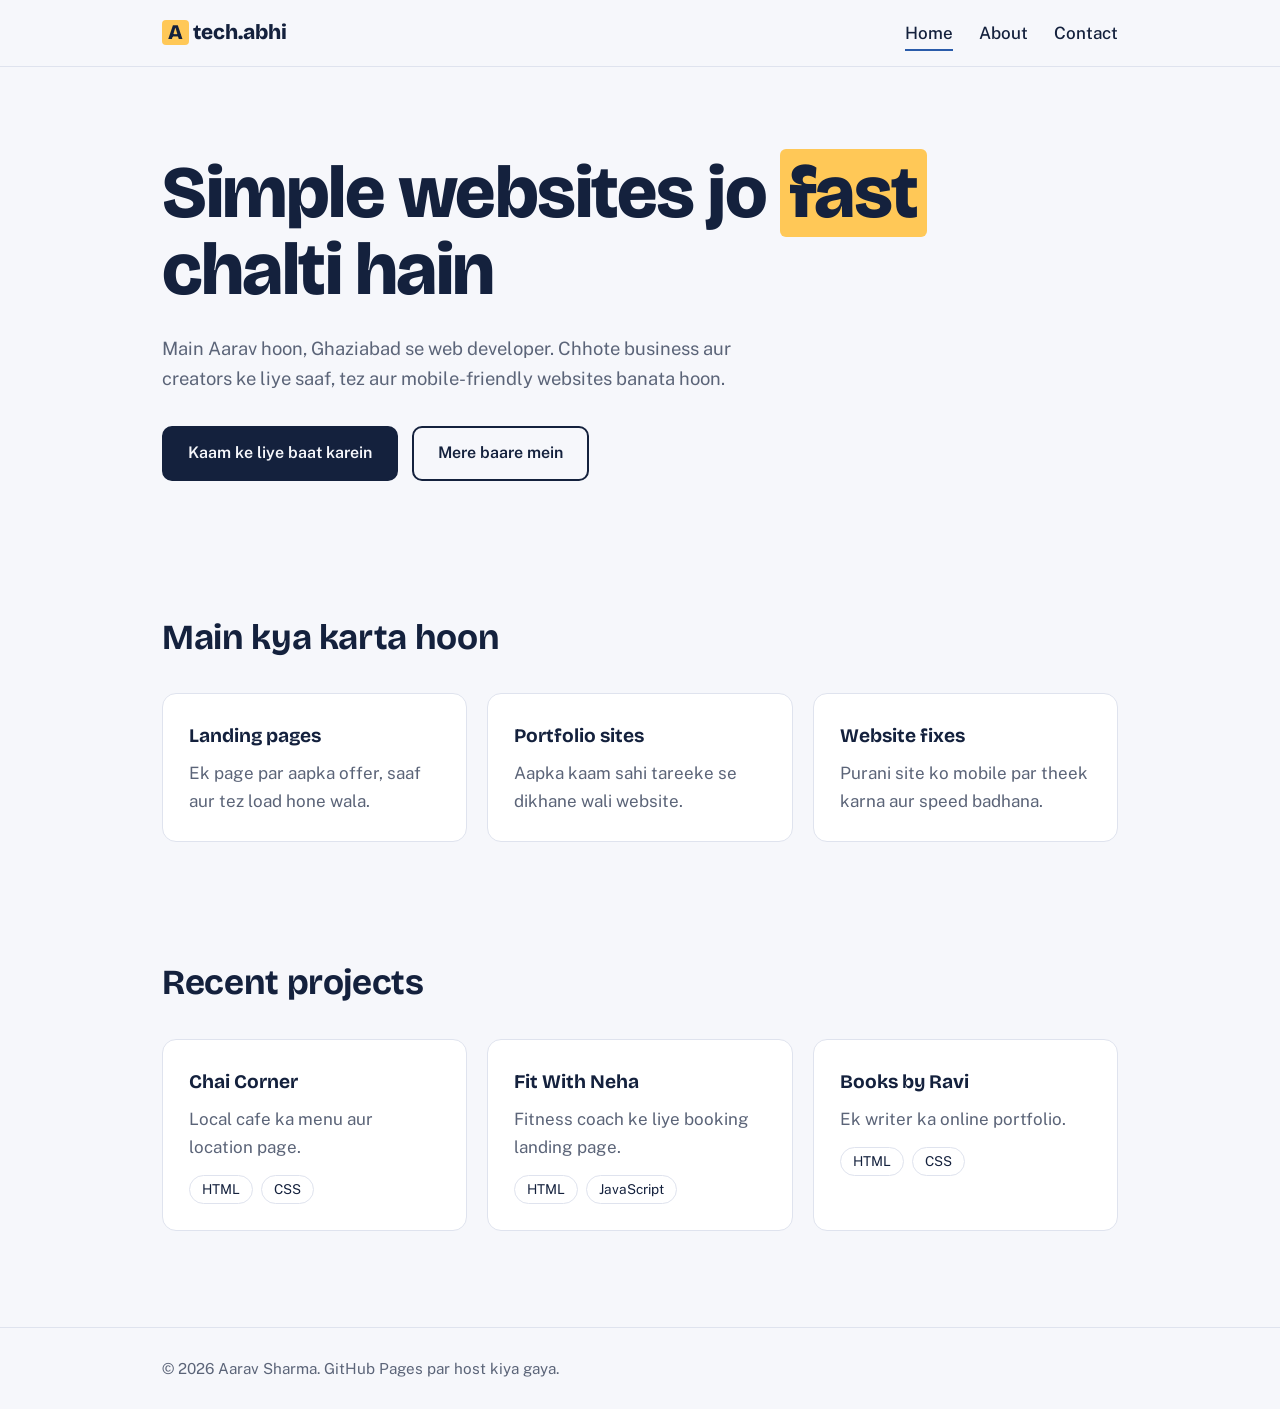
<file: index.html>
<!DOCTYPE html>
<html lang="en">
<head>
  <meta charset="UTF-8">
  <meta name="viewport" content="width=device-width, initial-scale=1">
  <title>Aarav Sharma | Web Developer</title>
  <meta name="description" content="Simple, fast websites banane wala web developer.">
  <link rel="preconnect" href="https://fonts.googleapis.com">
  <link rel="preconnect" href="https://fonts.gstatic.com" crossorigin>
  <link href="https://fonts.googleapis.com/css2?family=Bricolage+Grotesque:wght@600;800&family=Public+Sans:wght@400;500;600&display=swap" rel="stylesheet">
  <link rel="stylesheet" href="css/style.css">
</head>
<body>
<header>
  <div class="wrap bar">
    <a class="logo" href="index.html"><span>A</span>tech.abhi</a>
    <button class="menu-btn" aria-expanded="false" aria-label="Menu">Menu</button>
    <nav aria-label="Main">
      <ul>
        <li><a href="index.html">Home</a></li>
        <li><a href="about.html">About</a></li>
        <li><a href="contact.html">Contact</a></li>
      </ul>
    </nav>
  </div>
</header>
<main>
<div class="wrap">
  <div class="hero">
    <h1>Simple websites jo <mark>fast</mark> chalti hain</h1>
    <p>Main Aarav hoon, Ghaziabad se web developer. Chhote business aur creators ke liye saaf, tez aur mobile-friendly websites banata hoon.</p>
    <a class="btn" href="contact.html">Kaam ke liye baat karein</a>
    <a class="btn alt" href="about.html">Mere baare mein</a>
  </div>

  <section>
    <h2>Main kya karta hoon</h2>
    <div class="grid">
      <div class="card"><h3>Landing pages</h3><p>Ek page par aapka offer, saaf aur tez load hone wala.</p></div>
      <div class="card"><h3>Portfolio sites</h3><p>Aapka kaam sahi tareeke se dikhane wali website.</p></div>
      <div class="card"><h3>Website fixes</h3><p>Purani site ko mobile par theek karna aur speed badhana.</p></div>
    </div>
  </section>

  <section>
    <h2>Recent projects</h2>
    <div class="grid">
      <div class="card"><h3>Chai Corner</h3><p>Local cafe ka menu aur location page.</p>
        <ul class="tags"><li>HTML</li><li>CSS</li></ul></div>
      <div class="card"><h3>Fit With Neha</h3><p>Fitness coach ke liye booking landing page.</p>
        <ul class="tags"><li>HTML</li><li>JavaScript</li></ul></div>
      <div class="card"><h3>Books by Ravi</h3><p>Ek writer ka online portfolio.</p>
        <ul class="tags"><li>HTML</li><li>CSS</li></ul></div>
    </div>
  </section>
</div>
</main>
<footer>
  <div class="wrap">&copy; <span id="year">2026</span> Aarav Sharma. GitHub Pages par host kiya gaya.</div>
</footer>
<script src="js/script.js"></script>
</body>
</html>
</file>
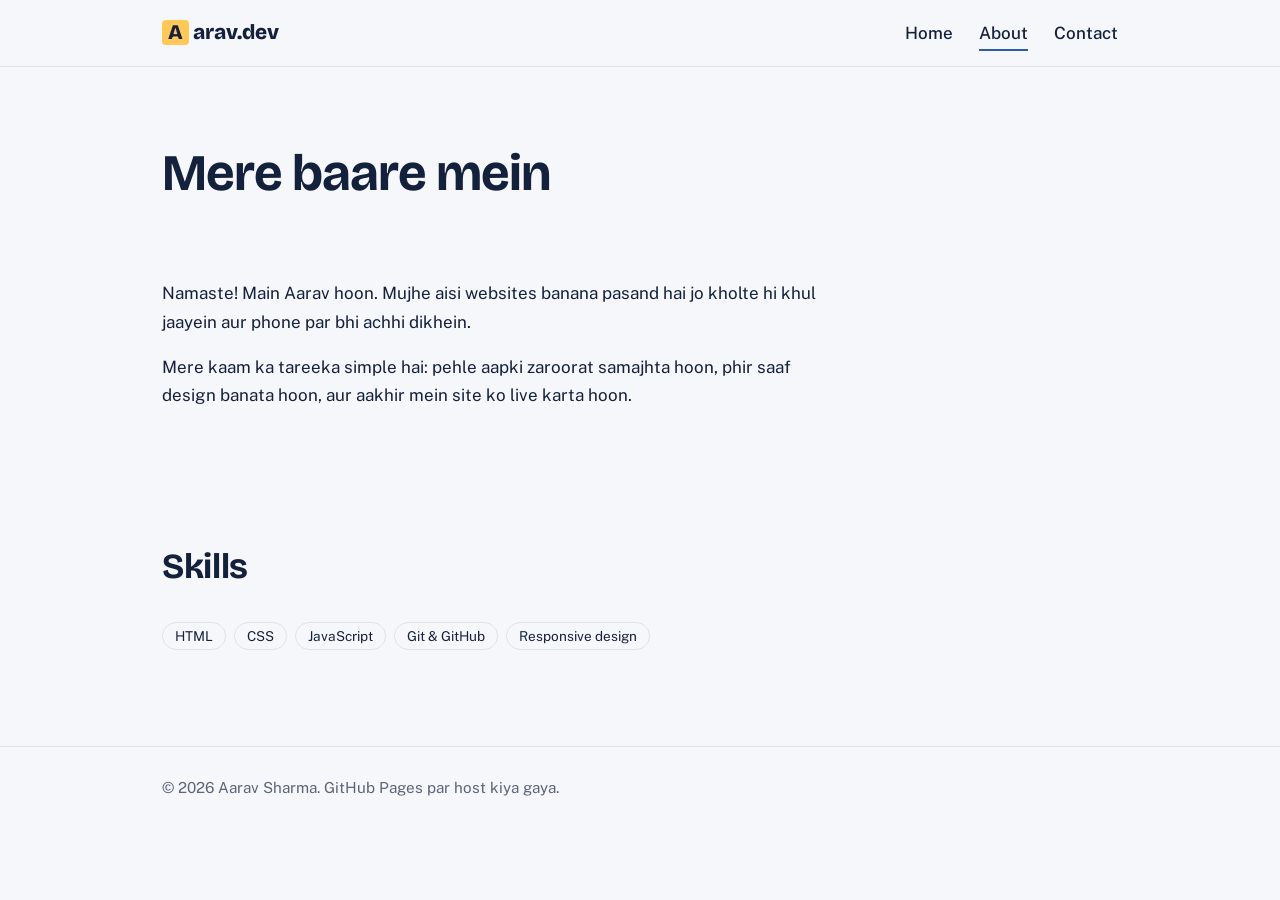
<file: about.html>
<!DOCTYPE html>
<html lang="en">
<head>
  <meta charset="UTF-8">
  <meta name="viewport" content="width=device-width, initial-scale=1">
  <title>About | Aarav Sharma</title>
  <meta name="description" content="Aarav Sharma ke baare mein.">
  <link rel="preconnect" href="https://fonts.googleapis.com">
  <link rel="preconnect" href="https://fonts.gstatic.com" crossorigin>
  <link href="https://fonts.googleapis.com/css2?family=Bricolage+Grotesque:wght@600;800&family=Public+Sans:wght@400;500;600&display=swap" rel="stylesheet">
  <link rel="stylesheet" href="css/style.css">
</head>
<body>
<header>
  <div class="wrap bar">
    <a class="logo" href="index.html"><span>A</span>arav.dev</a>
    <button class="menu-btn" aria-expanded="false" aria-label="Menu">Menu</button>
    <nav aria-label="Main">
      <ul>
        <li><a href="index.html">Home</a></li>
        <li><a href="about.html">About</a></li>
        <li><a href="contact.html">Contact</a></li>
      </ul>
    </nav>
  </div>
</header>
<main>
<div class="wrap">
  <div class="page-title"><h1>Mere baare mein</h1></div>
  <section>
    <div class="prose">
      <p>Namaste! Main Aarav hoon. Mujhe aisi websites banana pasand hai jo kholte hi khul jaayein aur phone par bhi achhi dikhein.</p>
      <p>Mere kaam ka tareeka simple hai: pehle aapki zaroorat samajhta hoon, phir saaf design banata hoon, aur aakhir mein site ko live karta hoon.</p>
    </div>
  </section>
  <section>
    <h2>Skills</h2>
    <ul class="tags">
      <li>HTML</li><li>CSS</li><li>JavaScript</li><li>Git &amp; GitHub</li><li>Responsive design</li>
    </ul>
  </section>
</div>
</main>
<footer>
  <div class="wrap">&copy; <span id="year">2026</span> Aarav Sharma. GitHub Pages par host kiya gaya.</div>
</footer>
<script src="js/script.js"></script>
</body>
</html>
</file>
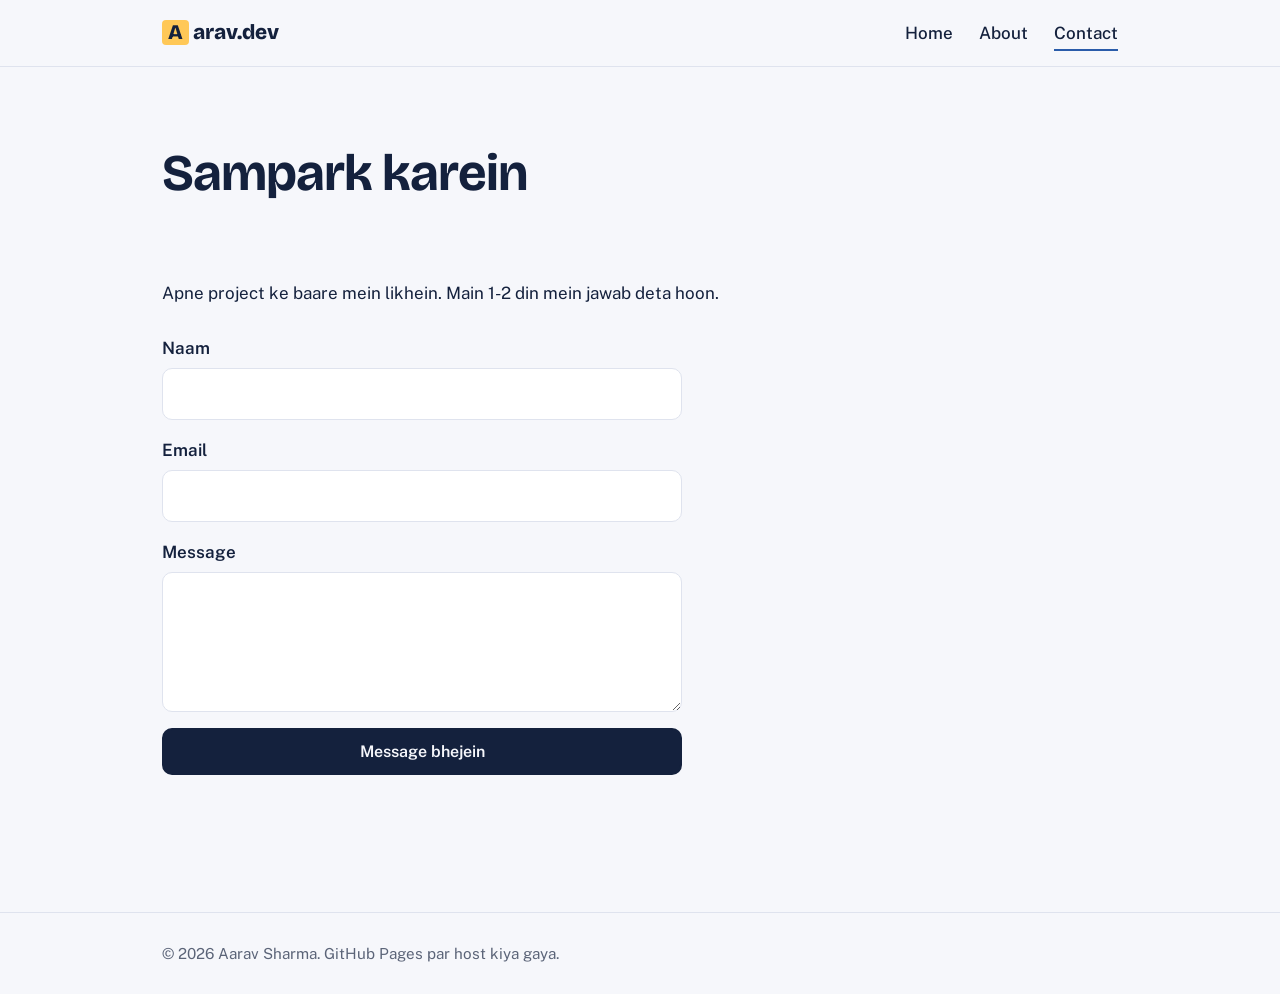
<file: contact.html>
<!DOCTYPE html>
<html lang="en">
<head>
  <meta charset="UTF-8">
  <meta name="viewport" content="width=device-width, initial-scale=1">
  <title>Contact | Aarav Sharma</title>
  <meta name="description" content="Aarav Sharma se sampark karein.">
  <link rel="preconnect" href="https://fonts.googleapis.com">
  <link rel="preconnect" href="https://fonts.gstatic.com" crossorigin>
  <link href="https://fonts.googleapis.com/css2?family=Bricolage+Grotesque:wght@600;800&family=Public+Sans:wght@400;500;600&display=swap" rel="stylesheet">
  <link rel="stylesheet" href="css/style.css">
</head>
<body>
<header>
  <div class="wrap bar">
    <a class="logo" href="index.html"><span>A</span>arav.dev</a>
    <button class="menu-btn" aria-expanded="false" aria-label="Menu">Menu</button>
    <nav aria-label="Main">
      <ul>
        <li><a href="index.html">Home</a></li>
        <li><a href="about.html">About</a></li>
        <li><a href="contact.html">Contact</a></li>
      </ul>
    </nav>
  </div>
</header>
<main>
<div class="wrap">
  <div class="page-title"><h1>Sampark karein</h1></div>
  <section>
    <p class="prose" style="margin-bottom:26px">Apne project ke baare mein likhein. Main 1-2 din mein jawab deta hoon.</p>
    <form id="contact-form">
      <label>Naam <input type="text" name="name" required></label>
      <label>Email <input type="email" name="email" required></label>
      <label>Message <textarea name="message" required></textarea></label>
      <button class="btn" type="submit">Message bhejein</button>
      <p id="form-msg" role="status"></p>
    </form>
  </section>
</div>
</main>
<footer>
  <div class="wrap">&copy; <span id="year">2026</span> Aarav Sharma. GitHub Pages par host kiya gaya.</div>
</footer>
<script src="js/script.js"></script>
</body>
</html>
</file>
<file: css/style.css>
:root{
  --bg:#f6f7fb; --surface:#ffffff; --ink:#14213d; --muted:#5b6478;
  --accent:#2a5caa; --mark:#ffc857; --line:#dfe3ee;
  --head:"Bricolage Grotesque",system-ui,sans-serif;
  --body:"Public Sans",system-ui,-apple-system,Segoe UI,sans-serif;
}
@media (prefers-color-scheme:dark){
  :root{--bg:#0f1626;--surface:#17203a;--ink:#eef1f8;--muted:#9aa5bf;--accent:#7aa7ec;--line:#27314d}
}
*{box-sizing:border-box;margin:0;padding:0}
html{scroll-behavior:smooth}
body{font-family:var(--body);background:var(--bg);color:var(--ink);line-height:1.65;font-size:17px}
a{color:var(--accent)}
a:focus-visible,button:focus-visible,input:focus-visible,textarea:focus-visible{outline:3px solid var(--mark);outline-offset:2px}
.wrap{max-width:1000px;margin:0 auto;padding:0 22px}

/* Header */
header{border-bottom:1px solid var(--line);background:var(--bg);position:sticky;top:0;z-index:10}
.bar{display:flex;align-items:center;justify-content:space-between;height:66px}
.logo{font-family:var(--head);font-weight:800;font-size:1.3rem;color:var(--ink);text-decoration:none}
.logo span{background:var(--mark);color:#14213d;padding:0 .3em;border-radius:4px;margin-right:.15em}
nav ul{display:flex;gap:26px;list-style:none}
nav a{color:var(--ink);text-decoration:none;font-weight:500;padding:6px 0;border-bottom:2px solid transparent}
nav a:hover,nav a.active{border-color:var(--accent)}
.menu-btn{display:none;background:none;border:1px solid var(--line);color:var(--ink);padding:6px 12px;border-radius:8px;font:inherit;cursor:pointer}

/* Hero */
.hero{padding:88px 0 72px}
.hero h1{font-family:var(--head);font-weight:800;font-size:clamp(2.4rem,7vw,4.6rem);line-height:1.05;letter-spacing:-.02em;max-width:14em}
.hero h1 mark{background:var(--mark);color:#14213d;padding:0 .12em;border-radius:6px}
.hero p{max-width:34em;margin:24px 0 32px;color:var(--muted);font-size:1.15rem}
.btn{display:inline-block;background:var(--ink);color:var(--bg);padding:12px 24px;border-radius:10px;text-decoration:none;font-weight:600;border:2px solid var(--ink);font-size:1rem;cursor:pointer;font-family:inherit}
.btn:hover{background:transparent;color:var(--ink)}
.btn.alt{background:transparent;color:var(--ink);margin-left:10px}
.btn.alt:hover{background:var(--ink);color:var(--bg)}

/* Sections */
section{padding:56px 0}
h2{font-family:var(--head);font-size:clamp(1.6rem,4vw,2.2rem);margin-bottom:26px;letter-spacing:-.01em}
.grid{display:grid;grid-template-columns:repeat(auto-fit,minmax(260px,1fr));gap:20px}
.card{background:var(--surface);border:1px solid var(--line);border-radius:14px;padding:26px}
.card h3{font-family:var(--head);font-size:1.2rem;margin-bottom:8px}
.card p{color:var(--muted)}
.tags{display:flex;flex-wrap:wrap;gap:8px;margin-top:14px;list-style:none}
.tags li{font-size:.85rem;border:1px solid var(--line);border-radius:99px;padding:2px 12px}
.prose{max-width:40em}
.prose p{margin-bottom:1em}
.page-title{padding:64px 0 8px}
.page-title h1{font-family:var(--head);font-size:clamp(2rem,6vw,3.2rem);letter-spacing:-.02em}

/* Form */
form{display:grid;gap:16px;max-width:520px}
label{font-weight:600;display:grid;gap:6px}
input,textarea{font:inherit;padding:11px 14px;border:1px solid var(--line);border-radius:10px;background:var(--surface);color:var(--ink)}
textarea{min-height:140px;resize:vertical}
#form-msg{font-weight:600;color:var(--accent);min-height:1.5em}

/* Footer */
footer{border-top:1px solid var(--line);padding:28px 0;color:var(--muted);font-size:.95rem;margin-top:40px}

@media (max-width:640px){
  .menu-btn{display:block}
  nav{position:absolute;top:66px;left:0;right:0;background:var(--bg);border-bottom:1px solid var(--line);display:none}
  nav.open{display:block}
  nav ul{flex-direction:column;gap:0;padding:8px 22px 16px}
  nav a{display:block;padding:12px 0}
  .btn.alt{margin:12px 0 0}
}
@media (prefers-reduced-motion:reduce){html{scroll-behavior:auto}}
</file>
